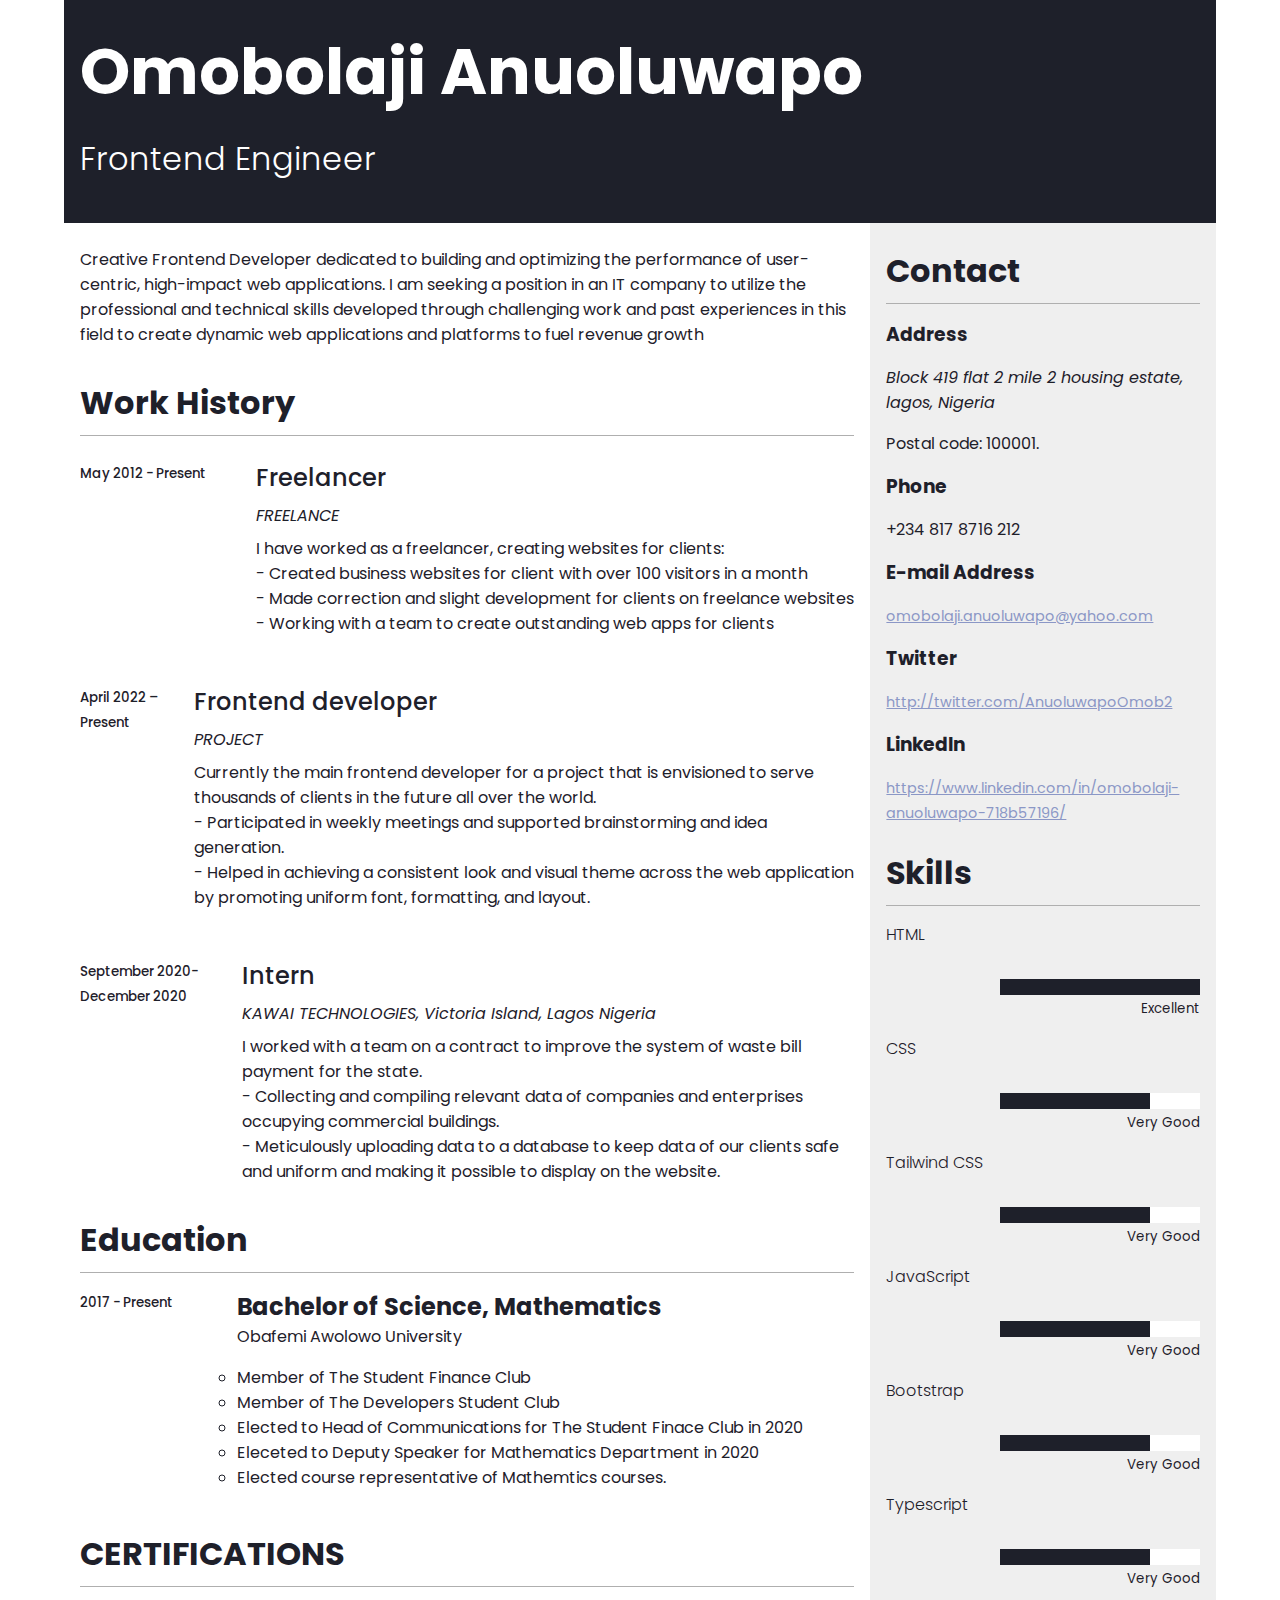
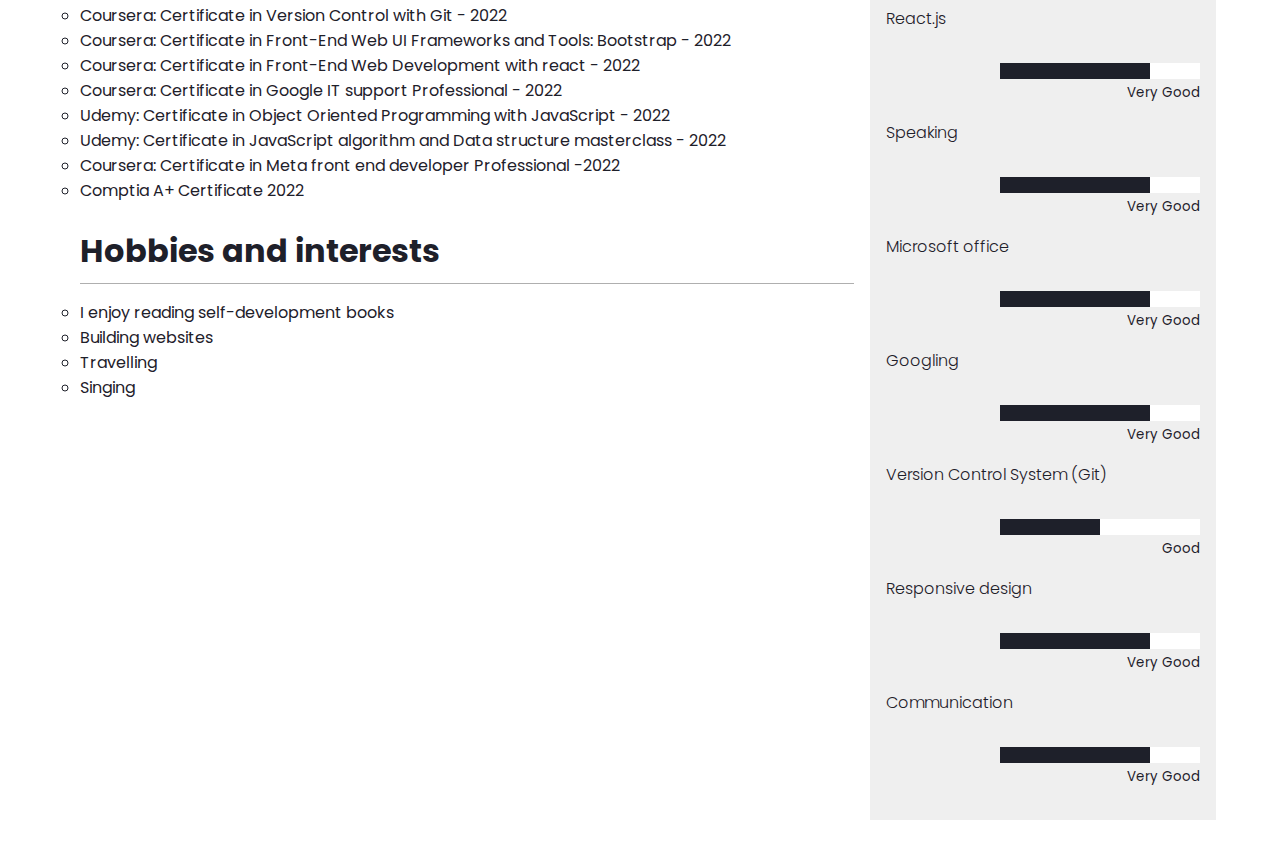
<file: index.html>
<!DOCTYPE html>
<html lang="en">

<head>
    <meta charset="UTF-8">
    <meta http-equiv="X-UA-Compatible" content="IE=edge">
    <meta name="viewport" content="width=device-width, initial-scale=1.0">
    <meta name="author" content="Omobolaji Anuoluwapo Faruq">
    <meta name="descriptoon" content="a web page that displays Omobolaji's resume">
    <meta name="keywords" content="frontend web developer, resume, HNG">
    <link rel="icon" type="image/png" sizes="32x32" href="./images/logo.png">

    <title>Resume[Omobolaji Anuoluwapo]</title>
    <link rel="stylesheet" href="resume.css">
</head>

<body>
    <!-- note that cont is an abbreviation for container -->
    <header>
        <div class=" mainCont heading">
            <h1 class="name">Omobolaji Anuoluwapo</h1>
            <h3 class="job">Frontend Engineer</h3>
        </div>
    </header>
    <div class="mainCont">
        <main class="contentCont">
            <div class="lhs">
                <div class="about">
                    <p>Creative Frontend Developer dedicated to building and optimizing the performance of user-centric,
high-impact web applications. I am seeking a position in an IT company to utilize the professional
and technical skills developed through challenging work and past experiences in this field to create
dynamic web applications and platforms to fuel revenue growth</p>
                </div>
                <div class="workHistoryCont">
                    <h1 class="workHead">Work History</h1>
                    <div class="history">
                        <div class="date"><small>May 2012 - Present </small></div>
                        <div class="jobCont">
                            <h2 class="jobTitle">Freelancer</h2>
                            <p class="jobLocation">FREELANCE</p>
                            <p class="jobDescription">I have worked as a freelancer, creating websites for clients:
                                </br>
                                - Created business websites for client with over 100 visitors in a month
                                </br>
                                - Made correction and slight development for clients on freelance websites
                                </br>
                                - Working with a team to create outstanding web apps for clients
                            </p>
                        </div>
                    </div>
                    <div class="history">
                        <div class="date"><small>April 2022 – Present</small></div>
                        <div class="jobCont">
                            <h2 class="jobTitle">Frontend developer</h2>
                            <p class="jobLocation">PROJECT</p>
                            <p class="jobDescription">Currently the main frontend developer for a project that is envisioned to serve thousands of clients
in the future all over the world.
                            </br>
                        - Participated in weekly meetings and supported brainstorming and idea generation.
                        </br>
    - Helped in achieving a consistent look and visual theme across the web application by
promoting uniform font, formatting, and layout.
                            </p>
                        </div>
                    </div>
                    <div class="history">
                        <div class="date"><small>September 2020- December 2020</small></div>
                        <div class="jobCont">
                            <h2 class="jobTitle">Intern</h2>
                            <p class="jobLocation">KAWAI TECHNOLOGIES, Victoria Island, Lagos Nigeria</p>
                            <p class="jobDescription">I worked with a team on a contract to improve the system of waste bill payment for the state.
                            </br>
                        - Collecting and compiling relevant data of companies and enterprises occupying commercial
buildings.
                        </br>
- Meticulously uploading data to a database to keep data of our clients safe and uniform and
making it possible to display on the website.
                            </p>
                        </div>
                    </div>
   
                </div>
                <div class="workHistoryCont">
                    <h1 class="workHead">Education</h1>
                    <div class="education">
                        <div class="date"><small>2017 - Present</small></div>
                        <div class="eduCont">
                            <h2 class="jobTitle">Bachelor of Science, Mathematics</h2>
                            <p class="jobLocation">Obafemi Awolowo University</p>
                            <p class="jobDescription">
                            <ul class="eduList">
                                <li>Member of The Student Finance Club</li>
                                <li>Member of The Developers Student Club</li>
                                <li>Elected to Head of Communications for The Student Finace Club in 2020</li>
                                <li>Eleceted to Deputy Speaker for Mathematics Department in 2020</li>
                                <li>Elected course representative of Mathemtics courses.</li>
                            </ul>
                            </p>
                        </div>
                    </div>
                   
                </div>
                 <div class="workHistoryCont">
                    <h1 class="workHead">CERTIFICATIONS</h1>
                    <ul>
                        <li>Coursera: Certificate in Version Control with Git    - 2022</li>
                        <li>Coursera: Certificate in Front-End Web UI Frameworks and Tools: Bootstrap   - 2022</li>
                        <li>Coursera: Certificate in Front-End Web Development with react   - 2022</li>
                        <li>Coursera: Certificate in Google IT support Professional - 2022</li>
                        <li>Udemy: Certificate in Object Oriented Programming with JavaScript - 2022</li>
                        <li>Udemy: Certificate in JavaScript algorithm and Data structure masterclass - 2022</li>
                        <li>Coursera: Certificate in Meta front end developer Professional -2022</li>
                        <li> Comptia A+ Certificate 2022</li>
                    </ul>
                </div>
                <div class="workHistoryCont">
                    <h1 class="workHead">Hobbies and interests</h1>
                    <ul>
                        <li>I enjoy reading self-development books</li>
                        <li>Building websites</li>
                        <li>Travelling</li>
                        <li>Singing</li>
                    </ul>
                </div>
            </div>
            <div class="rhs">
                <h1 class="workHead">Contact</h1>
                <h3 class="addressHead ltHead">Address</h3>
                <address>Block 419 flat 2 mile 2 housing estate, lagos, Nigeria</address>
                <p class="pcode">Postal code: 100001.</p>
                <h3 class="phoneHead ltHead">Phone</h3>
                <p class="contact">+234 817 8716 212</p>
                <div class="pair">
                    <h3 class="eaddress ltHead">E-mail Address</h3>
                    <div class="link"><a target="_blanck"
                            href="omobolaji.anuoluwapo@yahoo.com">omobolaji.anuoluwapo@yahoo.com</a></div>
                </div>
                <div class="pair">
                    <h3 class="twitter ltHead">Twitter</h3>
                    <div class="link"><a target="_blanck"
                            href="http://twitter.com/AnuoluwapoOmob2">http://twitter.com/AnuoluwapoOmob2</a></div>
                </div>
                <div class="pair">
                    <h3 class="LinkedIn ltHead">LinkedIn</h3>
                    <div class="link"><a target="_blanck"
                            href="https://www.linkedin.com/in/omobolaji-anuoluwapo-718b57196/">https://www.linkedin.com/in/omobolaji-anuoluwapo-718b57196/</a>
                    </div>
                </div>
                <h1 class="workHead">Skills</h1>
                <div class="skillPair">
                    <h3 class="skill">HTML</h3>
                    <div class="proficiency">
                        <div class="box1 htmlBox1">
                            <div class="box2 ex htmlBox2"></div>
                        </div>
                        <small>Excellent</small>
                    </div>
                </div>
                <div class="skillPair">
                    <h3 class="skill">CSS</h3>
                    <div class="proficiency">
                        <div class="box1 cssBox1">
                            <div class="box2 vg cssBox2"></div>
                        </div>
                        <small>Very Good</small>
                    </div>
                </div>
                <div class="skillPair">
                    <h3 class="skill">Tailwind CSS</h3>
                    <div class="proficiency">
                        <div class="box1 cssBox1">
                            <div class="box2 vg cssBox2"></div>
                        </div>
                        <small>Very Good</small>
                    </div>
                </div>
                <div class="skillPair">
                    <h3 class="skill">JavaScript</h3>
                    <div class="proficiency">
                        <div class="box1 jsBox1">
                            <div class="box2 vg jsBox2"></div>
                        </div>
                        <small>Very Good</small>
                    </div>
                </div>
                <div class="skillPair">
                    <h3 class="skill">Bootstrap</h3>
                    <div class="proficiency">
                        <div class="box1 btspBox1">
                            <div class="box2 vg btspBox2"></div>
                        </div>
                        <small>Very Good</small>
                    </div>
                </div>
                <div class="skillPair">
                    <h3 class="skill">Typescript</h3>
                    <div class="proficiency">
                        <div class="box1 jqBox1">
                            <div class="box2 vg jqBox2"></div>
                        </div>
                        <small>Very Good</small>
                    </div>
                </div>
                <div class="skillPair">
                    <h3 class="skill">React.js</h3>
                    <div class="proficiency">
                        <div class="box1 rjsBox1">
                            <div class="box2 vg rjsBox2"></div>
                        </div>
                        <small>Very Good</small>
                    </div>
                </div>
                <div class="skillPair">
                    <h3 class="skill">Speaking</h3>
                    <div class="proficiency">
                        <div class="box1 spkBox1">
                            <div class="box2 vg spkBox2"></div>
                        </div>
                        <small>Very Good</small>
                    </div>
                </div>
                <div class="skillPair">
                    <h3 class="skill">Microsoft office</h3>
                    <div class="proficiency">
                        <div class="box1 msBox1">
                            <div class="box2 vg msBox2"></div>
                        </div>
                        <small>Very Good</small>
                    </div>
                </div>
                <div class="skillPair">
                    <h3 class="skill">Googling</h3>
                    <div class="proficiency">
                        <div class="box1 ggBox1">
                            <div class="box2 vg ggBox2"></div>
                        </div>
                        <small>Very Good</small>
                    </div>
                </div>
                <div class="skillPair">
                    <h3 class="skill">Version Control System (Git)</h3>
                    <div class="proficiency">
                        <div class="box1 vcsBox1">
                            <div class="box2 g vscBox2"></div>
                        </div>
                        <small>Good</small>
                    </div>
                </div>
                <div class="skillPair">
                    <h3 class="skill">Responsive design</h3>
                    <div class="proficiency">
                        <div class="box1 rdBox1">
                            <div class="box2 vg rdBox2"></div>
                        </div>
                        <small>Very Good</small>
                    </div>
                </div>
                <div class="skillPair">
                    <h3 class="skill">Communication</h3>
                    <div class="proficiency">
                        <div class="box1 cmBox1">
                            <div class="box2 vg cmBox2"></div>
                        </div>
                        <small>Very Good</small>
                    </div>
                </div>
            </div>
        </main>
    </div>
</body>

</html>
</file>
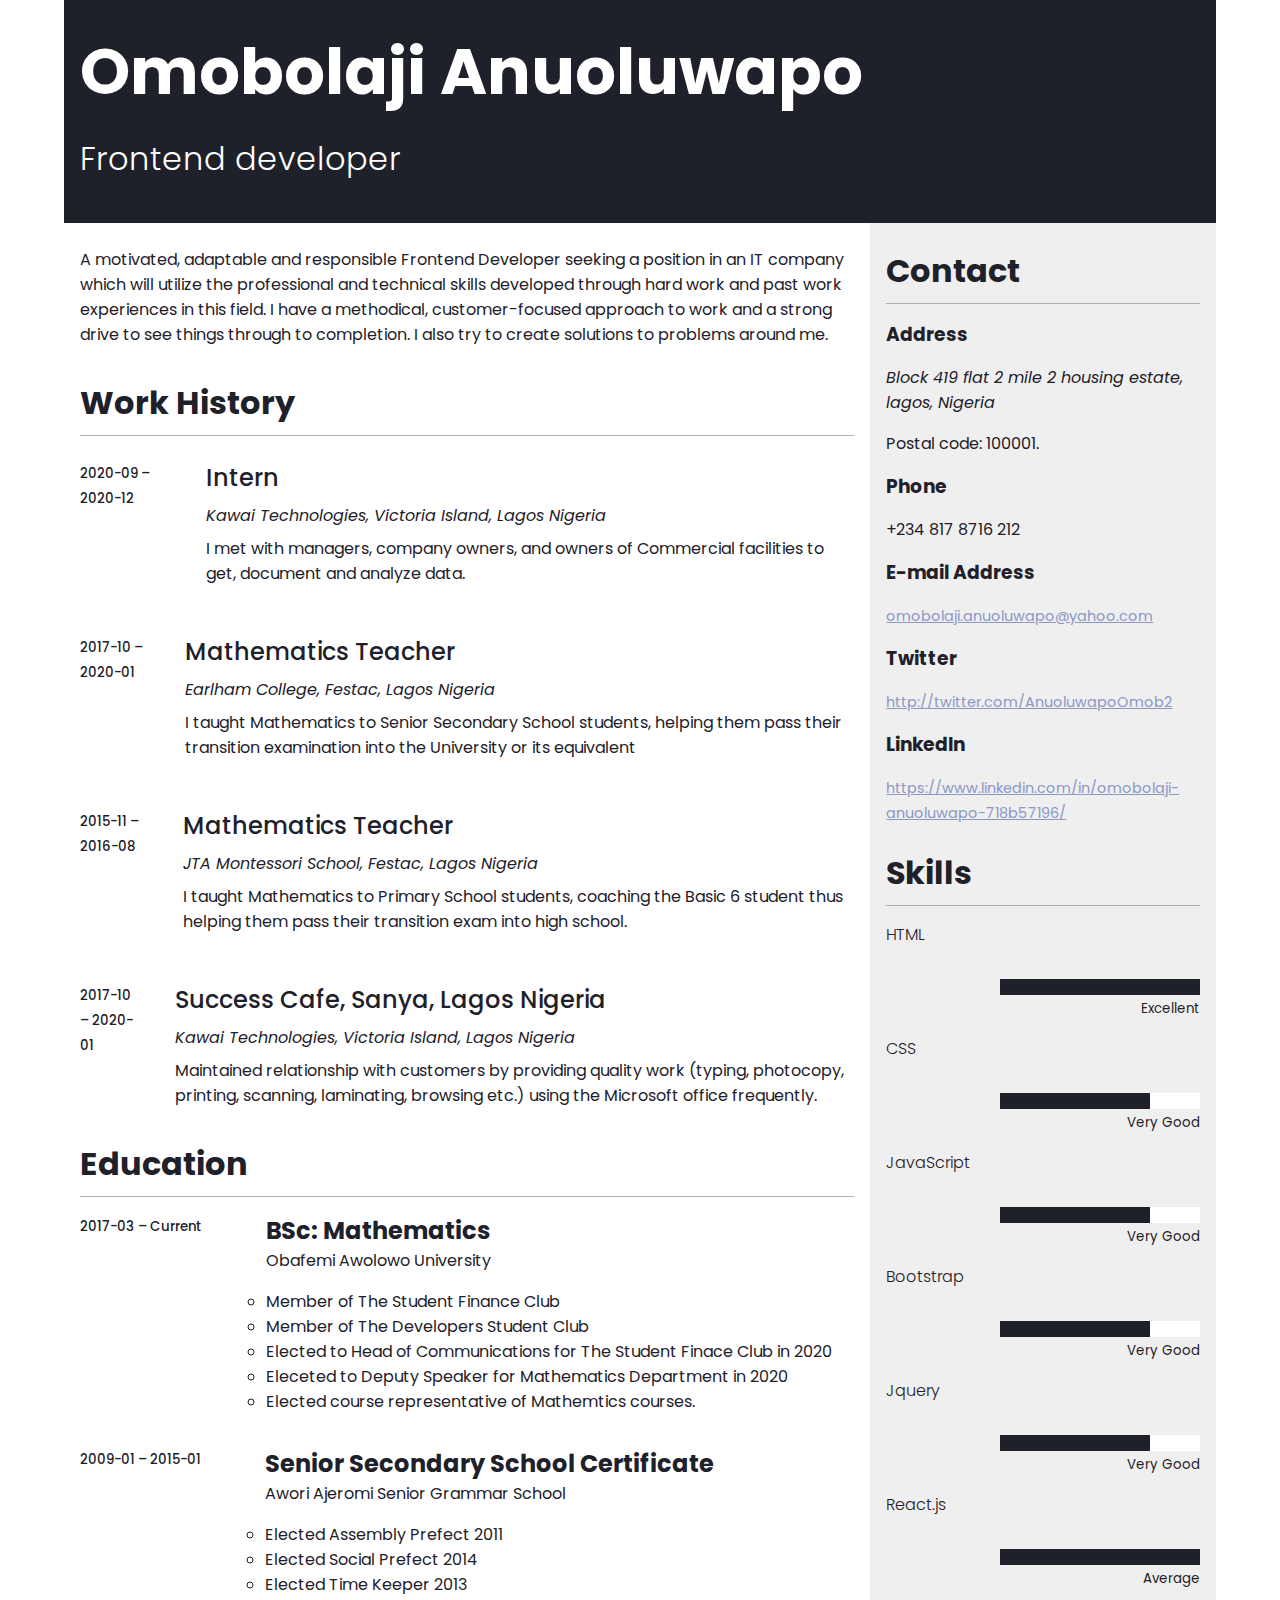
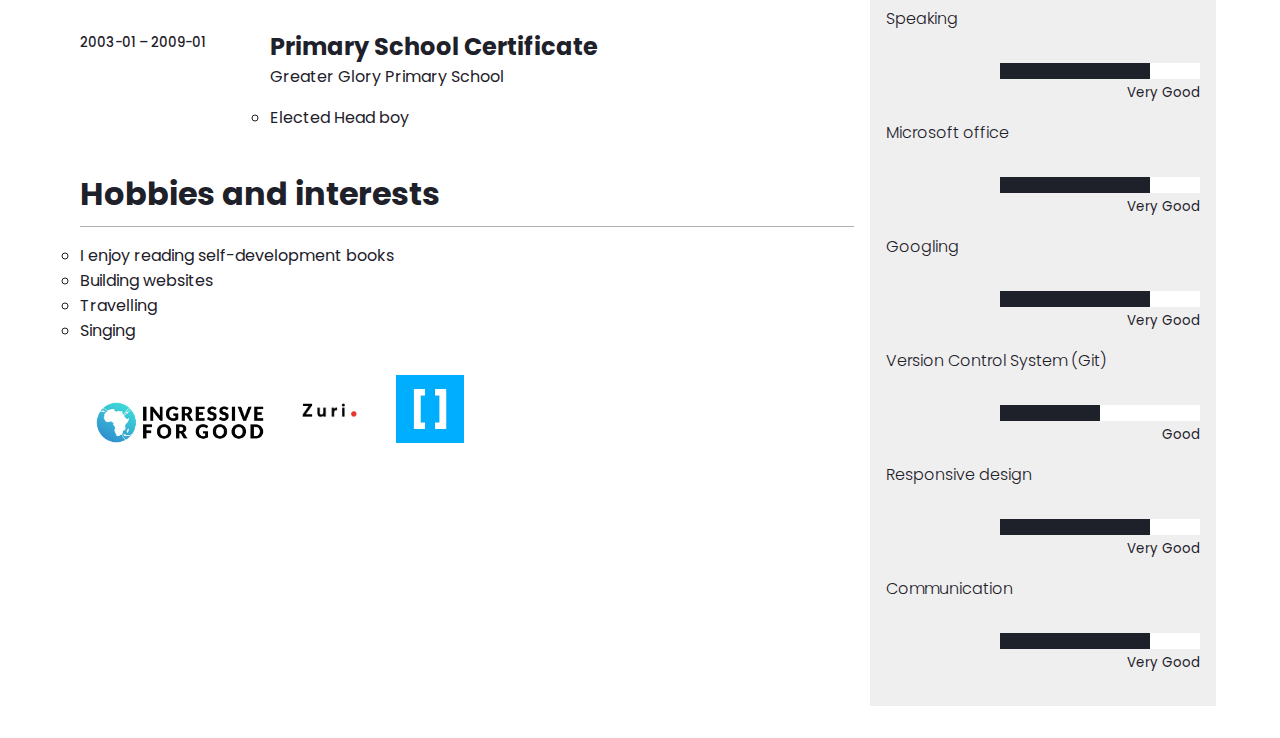
<file: resume.html>
<!DOCTYPE html>
<html lang="en">

<head>
    <meta charset="UTF-8">
    <meta http-equiv="X-UA-Compatible" content="IE=edge">
    <meta name="viewport" content="width=device-width, initial-scale=1.0">
    <meta name="author" content="Omobolaji Anuoluwapo Faruq">
    <meta name="descriptoon" content="a web page that displays Omobolaji's resume">
    <meta name="keywords" content="frontend web developer, resume, HNG">
    <link rel="icon" type="image/png" sizes="32x32" href="./images/logo.png">

    <title>Resume[Omobolaji Anuoluwapo]</title>
    <link rel="stylesheet" href="resume.css">
</head>

<body>
    <!-- note that cont is an abbreviation for container -->
    <header>
        <div class=" mainCont heading">
            <h1 class="name">Omobolaji Anuoluwapo</h1>
            <h3 class="job">Frontend developer</h3>
        </div>
    </header>
    <div class="mainCont">
        <main class="contentCont">
            <div class="lhs">
                <div class="about">
                    <p>A motivated, adaptable and responsible Frontend Developer seeking a position in an IT company
                        which will utilize the
                        professional and technical skills developed through hard work and past work experiences in this
                        field. I have a
                        methodical, customer-focused approach to work and a strong drive to see things through to
                        completion. I also try to
                        create solutions to problems around me.</p>
                </div>
                <div class="workHistoryCont">
                    <h1 class="workHead">Work History</h1>
                    <div class="history">
                        <div class="date"><small>2020-09 – 2020-12</small></div>
                        <div class="jobCont">
                            <h2 class="jobTitle">Intern</h2>
                            <p class="jobLocation">Kawai Technologies, Victoria Island, Lagos Nigeria</p>
                            <p class="jobDescription">I met with managers, company owners, and owners of
                                Commercial facilities to get, document and analyze data.
                            </p>
                        </div>
                    </div>
                    <div class="history">
                        <div class="date"><small>2017-10 – 2020-01</small></div>
                        <div class="jobCont">
                            <h2 class="jobTitle">Mathematics Teacher</h2>
                            <p class="jobLocation">Earlham College, Festac, Lagos Nigeria</p>
                            <p class="jobDescription">I taught Mathematics to Senior Secondary School students,
                                helping them pass their transition examination into the
                                University or its equivalent
                            </p>
                        </div>
                    </div>
                    <div class="history">
                        <div class="date"><small>2015-11 – 2016-08</small></div>
                        <div class="jobCont">
                            <h2 class="jobTitle">Mathematics Teacher</h2>
                            <p class="jobLocation">JTA Montessori School, Festac, Lagos Nigeria</p>
                            <p class="jobDescription">I taught Mathematics to Primary School students,
                                coaching the Basic 6 student thus helping them pass their
                                transition exam into high school.
                            </p>
                        </div>
                    </div>
                    <div class="history">
                        <div class="date"><small>2017-10 – 2020-01</small></div>
                        <div class="jobCont">
                            <h2 class="jobTitle">Success Cafe, Sanya, Lagos Nigeria</h2>
                            <p class="jobLocation">Kawai Technologies, Victoria Island, Lagos Nigeria</p>
                            <p class="jobDescription">Maintained relationship with customers by providing quality
                                work (typing, photocopy, printing, scanning, laminating,
                                browsing etc.) using the Microsoft office frequently.
                            </p>
                        </div>
                    </div>
                </div>
                <div class="workHistoryCont">
                    <h1 class="workHead">Education</h1>
                    <div class="education">
                        <div class="date"><small>2017-03 – Current</small></div>
                        <div class="eduCont">
                            <h2 class="jobTitle">BSc: Mathematics</h2>
                            <p class="jobLocation">Obafemi Awolowo University</p>
                            <p class="jobDescription">
                            <ul class="eduList">
                                <li>Member of The Student Finance Club</li>
                                <li>Member of The Developers Student Club</li>
                                <li>Elected to Head of Communications for The Student Finace Club in 2020</li>
                                <li>Eleceted to Deputy Speaker for Mathematics Department in 2020</li>
                                <li>Elected course representative of Mathemtics courses.</li>
                            </ul>
                            </p>
                        </div>
                    </div>
                    <div class="education">
                        <div class="date"><small>2009-01 – 2015-01</small></div>
                        <div class="eduCont">
                            <h2 class="jobTitle">Senior Secondary School Certificate</h2>
                            <p class="jobLocation">Awori Ajeromi Senior Grammar School</p>
                            <p class="jobDescription">
                            <ul class="eduList">
                                <li>Elected Assembly Prefect 2011</li>
                                <li>Elected Social Prefect 2014</li>
                                <li>Elected Time Keeper 2013</li>
                            </ul>
                            </p>
                        </div>
                    </div>
                    <div class="education">
                        <div class="date"><small>2003-01 – 2009-01</small></div>
                        <div class="eduCont">
                            <h2 class="jobTitle">Primary School Certificate</h2>
                            <p class="jobLocation">Greater Glory Primary School</p>
                            <p class="jobDescription">
                            <ul class="eduList">
                                <li>Elected Head boy</li>
                            </ul>
                            </p>
                        </div>
                    </div>
                </div>
                <div class="workHistoryCont">
                    <h1 class="workHead">Hobbies and interests</h1>
                    <ul>
                        <li>I enjoy reading self-development books</li>
                        <li>Building websites</li>
                        <li>Travelling</li>
                        <li>Singing</li>
                    </ul>
                </div>
                <div class="logos"><img id="g" src="./images/I4G-Logo-Color-Cropped.png" alt="14G"><img id="zuri"
                        src="./images/Favicon.png" alt="zuri"><img id="hng" src="./images/logo.png" alt="HNG"></div>
            </div>
            <div class="rhs">
                <h1 class="workHead">Contact</h1>
                <h3 class="addressHead ltHead">Address</h3>
                <address>Block 419 flat 2 mile 2 housing estate, lagos, Nigeria</address>
                <p class="pcode">Postal code: 100001.</p>
                <h3 class="phoneHead ltHead">Phone</h3>
                <p class="contact">+234 817 8716 212</p>
                <div class="pair">
                    <h3 class="eaddress ltHead">E-mail Address</h3>
                    <div class="link"><a target="_blanck"
                            href="omobolaji.anuoluwapo@yahoo.com">omobolaji.anuoluwapo@yahoo.com</a></div>
                </div>
                <div class="pair">
                    <h3 class="twitter ltHead">Twitter</h3>
                    <div class="link"><a target="_blanck"
                            href="http://twitter.com/AnuoluwapoOmob2">http://twitter.com/AnuoluwapoOmob2</a></div>
                </div>
                <div class="pair">
                    <h3 class="LinkedIn ltHead">LinkedIn</h3>
                    <div class="link"><a target="_blanck"
                            href="https://www.linkedin.com/in/omobolaji-anuoluwapo-718b57196/">https://www.linkedin.com/in/omobolaji-anuoluwapo-718b57196/</a>
                    </div>
                </div>
                <h1 class="workHead">Skills</h1>
                <div class="skillPair">
                    <h3 class="skill">HTML</h3>
                    <div class="proficiency">
                        <div class="box1 htmlBox1">
                            <div class="box2 ex htmlBox2"></div>
                        </div>
                        <small>Excellent</small>
                    </div>
                </div>
                <div class="skillPair">
                    <h3 class="skill">CSS</h3>
                    <div class="proficiency">
                        <div class="box1 cssBox1">
                            <div class="box2 vg cssBox2"></div>
                        </div>
                        <small>Very Good</small>
                    </div>
                </div>
                <div class="skillPair">
                    <h3 class="skill">JavaScript</h3>
                    <div class="proficiency">
                        <div class="box1 jsBox1">
                            <div class="box2 vg jsBox2"></div>
                        </div>
                        <small>Very Good</small>
                    </div>
                </div>
                <div class="skillPair">
                    <h3 class="skill">Bootstrap</h3>
                    <div class="proficiency">
                        <div class="box1 btspBox1">
                            <div class="box2 vg btspBox2"></div>
                        </div>
                        <small>Very Good</small>
                    </div>
                </div>
                <div class="skillPair">
                    <h3 class="skill">Jquery</h3>
                    <div class="proficiency">
                        <div class="box1 jqBox1">
                            <div class="box2 vg jqBox2"></div>
                        </div>
                        <small>Very Good</small>
                    </div>
                </div>
                <div class="skillPair">
                    <h3 class="skill">React.js</h3>
                    <div class="proficiency">
                        <div class="box1 rjsBox1">
                            <div class="box2 av rjsBox2"></div>
                        </div>
                        <small>Average</small>
                    </div>
                </div>
                <div class="skillPair">
                    <h3 class="skill">Speaking</h3>
                    <div class="proficiency">
                        <div class="box1 spkBox1">
                            <div class="box2 vg spkBox2"></div>
                        </div>
                        <small>Very Good</small>
                    </div>
                </div>
                <div class="skillPair">
                    <h3 class="skill">Microsoft office</h3>
                    <div class="proficiency">
                        <div class="box1 msBox1">
                            <div class="box2 vg msBox2"></div>
                        </div>
                        <small>Very Good</small>
                    </div>
                </div>
                <div class="skillPair">
                    <h3 class="skill">Googling</h3>
                    <div class="proficiency">
                        <div class="box1 ggBox1">
                            <div class="box2 vg ggBox2"></div>
                        </div>
                        <small>Very Good</small>
                    </div>
                </div>
                <div class="skillPair">
                    <h3 class="skill">Version Control System (Git)</h3>
                    <div class="proficiency">
                        <div class="box1 vcsBox1">
                            <div class="box2 g vscBox2"></div>
                        </div>
                        <small>Good</small>
                    </div>
                </div>
                <div class="skillPair">
                    <h3 class="skill">Responsive design</h3>
                    <div class="proficiency">
                        <div class="box1 rdBox1">
                            <div class="box2 vg rdBox2"></div>
                        </div>
                        <small>Very Good</small>
                    </div>
                </div>
                <div class="skillPair">
                    <h3 class="skill">Communication</h3>
                    <div class="proficiency">
                        <div class="box1 cmBox1">
                            <div class="box2 vg cmBox2"></div>
                        </div>
                        <small>Very Good</small>
                    </div>
                </div>
            </div>
        </main>
    </div>
</body>

</html>
</file>
<file: resume.css>
@import url('https://fonts.googleapis.com/css2?family=Poppins:wght@300;500;700&display=swap');
* {
    padding: 0;
    margin: 0;
    box-sizing: border-box;
    font-family: 'Poppins', sans-serif;
}
* 
html {
    font-size: 15px;
}
:root {
  /* Theme */

  --Text: hsl(230, 17%, 14%);
  --Text1: hsl(228, 12%, 44%);
  --main_black: hsl(230, 17%, 14%);
  --Blue_Text: hsl(228, 34%, 66%);

  /* Typography */
  --very_bold: 700;
  --bold: 500;
  --normal: 300;
  --slim: 300;
}

.contentCont {
    color: var(--Text);
}
a {
    color: var(--Blue_Text);
}
ul {
    list-style: circle;
}
.mainCont {
    width: 90%;
    max-width: 1444px;
    margin: 0 auto;
}
.heading, .lhs, .rhs {
        padding: 1.5rem 1rem;
}
.heading {
    background-color:var(--main_black);
    color: white;
    overflow: hidden;

}
.heading h1 {
    font-weight: var(--very_bold);
    font-size: 4rem;
    margin: 0;
    margin-bottom: 1rem;
    animation: enterLeft 2s ease-in ;
    /* padding: 1rem 0; */
}
.heading h3 {
    font-weight: var(--normal);
    margin-bottom: 1rem;
    font-size: 2rem;
    font-weight: var(--normal);
}
.contentCont{
    padding-top: 0;
}
.lhs, .rhs {
    float: left;
    white-space: wrap;
 }
.lhs {
    width: 70%;
}
.rhs {
    width: 30%;
    padding: 1rem;
    background-color: #efefef;
    margin-bottom: 2rem;
}
.link a{
    font-size: .9rem;
}
.about {
    margin-bottom: 1.5rem;
}
.workHead {
    padding: .5rem  0;
    border-bottom: 1px solid #afafaf;
}
.history {
    display: flex;
    justify-content: space-between;
    padding: 1.5em 0;
}
.history .jobTitle {
    font-weight: var(--bold);
    margin-bottom: 0.5rem;
}
.history .jobLocation {
    font-style: italic;
    margin-bottom: .5rem;
}
.history .jobCont {
    margin-left: 2rem;
}
.education {
    display: flex;
    margin: 1rem 0;
}
.workHistoryCont ul{
    margin: 1rem 0;
}
.eduCont {
    margin-left: 4rem;
}

.date small {
    font-weight: var(--bold);
}
.pair {
    margin: 1rem 0;
}
.rhs h3, .rhs p, .rhs address {
    margin: 1rem 0;
}
.proficiency {
    float: right;
    text-align: right;
    margin: 1rem 0;
}
.skill {
    clear: right;
    font-weight: var(--normal);
    font-size: 1rem;
}
.box1 {
    width: 200px;
    height: 1rem;
    background-color: #fff;
}
.box2 {
    background-color: var(--main_black);
    height: 100%;
}
.ex {
    width: 100%;
}
.vg {
    width: 75%;
}
.g {
    width: 50%;
}
@media screen and (max-width: 900px) {
    html {
        font-size: 10px;
    }
}
@media screen and (max-width: 450px) {
    .rhs, .lhs {
        width: 100%;
    }
    header {
        background-color:var(--main_black);
    }
    .heading{
        background-color: transparent;
    }
}
.logos img {
    display: inline-block;
    padding: 1rem;
    width: 200px;
}
#hng, #zuri {
    width: 100px;
}
</file>
